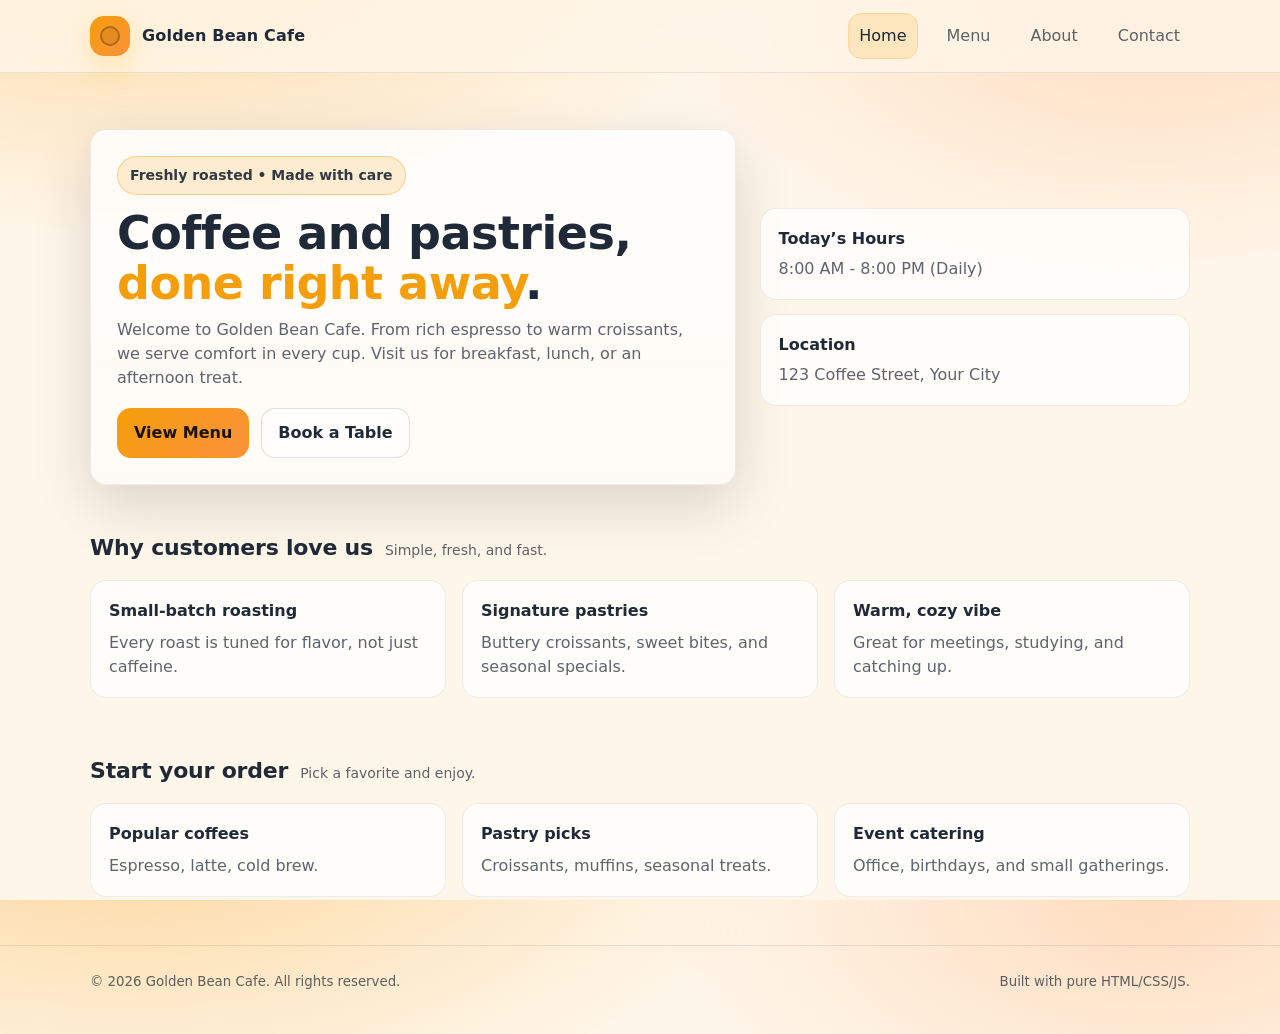
<file: index.html>
<!doctype html>
<html lang="en">
  <head>
    <meta charset="utf-8" />
    <meta name="viewport" content="width=device-width, initial-scale=1" />
    <title>Golden Bean Cafe - Home</title>
    <meta name="description" content="Golden Bean Cafe. Fresh coffee, pastries, and a cozy place to meet." />
    <link rel="stylesheet" href="styles.css" />
    <script defer src="script.js"></script>
  </head>
  <body>
    <a class="skip-link" href="#main">Skip to content</a>

    <header class="header">
      <div class="container">
        <nav class="nav" aria-label="Primary navigation">
          <a class="brand" href="index.html" aria-label="Golden Bean Cafe">
            <span class="brand-mark" aria-hidden="true"></span>
            <span>Golden Bean Cafe</span>
          </a>

          <button class="nav-toggle" type="button" aria-expanded="false" aria-controls="nav-panel">
            Menu
          </button>

          <div class="nav-links" aria-label="Desktop navigation">
            <a class="nav-link" href="index.html">Home</a>
            <a class="nav-link" href="menu.html">Menu</a>
            <a class="nav-link" href="about.html">About</a>
            <a class="nav-link" href="contact.html">Contact</a>
          </div>
        </nav>

        <div id="nav-panel" class="nav-panel" data-open="false">
          <div class="nav-links" aria-label="Mobile navigation">
            <a class="nav-link" href="index.html">Home</a>
            <a class="nav-link" href="menu.html">Menu</a>
            <a class="nav-link" href="about.html">About</a>
            <a class="nav-link" href="contact.html">Contact</a>
          </div>
        </div>
      </div>
    </header>

    <main id="main" class="container">
      <section class="hero">
        <div class="hero-grid">
          <div class="hero-card">
            <div class="kicker">Freshly roasted • Made with care</div>
            <h1 class="hero-title">
              Coffee and pastries, <span>done right away</span>.
            </h1>
            <p class="hero-lead">
              Welcome to Golden Bean Cafe. From rich espresso to warm croissants, we serve comfort in every cup.
              Visit us for breakfast, lunch, or an afternoon treat.
            </p>
            <div class="hero-actions">
              <a class="btn btn-primary" href="menu.html">View Menu</a>
              <a class="btn" href="contact.html">Book a Table</a>
            </div>
          </div>

          <div class="hero-side">
            <div class="side-badge">
              <h3>Today’s Hours</h3>
              <p>8:00 AM - 8:00 PM (Daily)</p>
            </div>
            <div class="side-badge">
              <h3>Location</h3>
              <p>123 Coffee Street, Your City</p>
            </div>
          </div>
        </div>
      </section>

      <section class="section" aria-labelledby="features-title">
        <div class="section-title">
          <h2 id="features-title">Why customers love us</h2>
          <p>Simple, fresh, and fast.</p>
        </div>

        <div class="grid-3">
          <article class="card">
            <h3>Small-batch roasting</h3>
            <p>Every roast is tuned for flavor, not just caffeine.</p>
          </article>
          <article class="card">
            <h3>Signature pastries</h3>
            <p>Buttery croissants, sweet bites, and seasonal specials.</p>
          </article>
          <article class="card">
            <h3>Warm, cozy vibe</h3>
            <p>Great for meetings, studying, and catching up.</p>
          </article>
        </div>
      </section>

      <section class="section" aria-labelledby="callout-title">
        <div class="section-title">
          <h2 id="callout-title">Start your order</h2>
          <p>Pick a favorite and enjoy.</p>
        </div>

        <div class="grid-3">
          <a class="card" href="menu.html">
            <h3>Popular coffees</h3>
            <p>Espresso, latte, cold brew.</p>
          </a>
          <a class="card" href="menu.html">
            <h3>Pastry picks</h3>
            <p>Croissants, muffins, seasonal treats.</p>
          </a>
          <a class="card" href="contact.html">
            <h3>Event catering</h3>
            <p>Office, birthdays, and small gatherings.</p>
          </a>
        </div>
      </section>
    </main>

    <footer class="footer">
      <div class="container">
        <div class="footer-grid">
          <small>© <span id="year"></span> Golden Bean Cafe. All rights reserved.</small>
          <small>Built with pure HTML/CSS/JS.</small>
        </div>
      </div>
    </footer>
  </body>
</html>
</file>
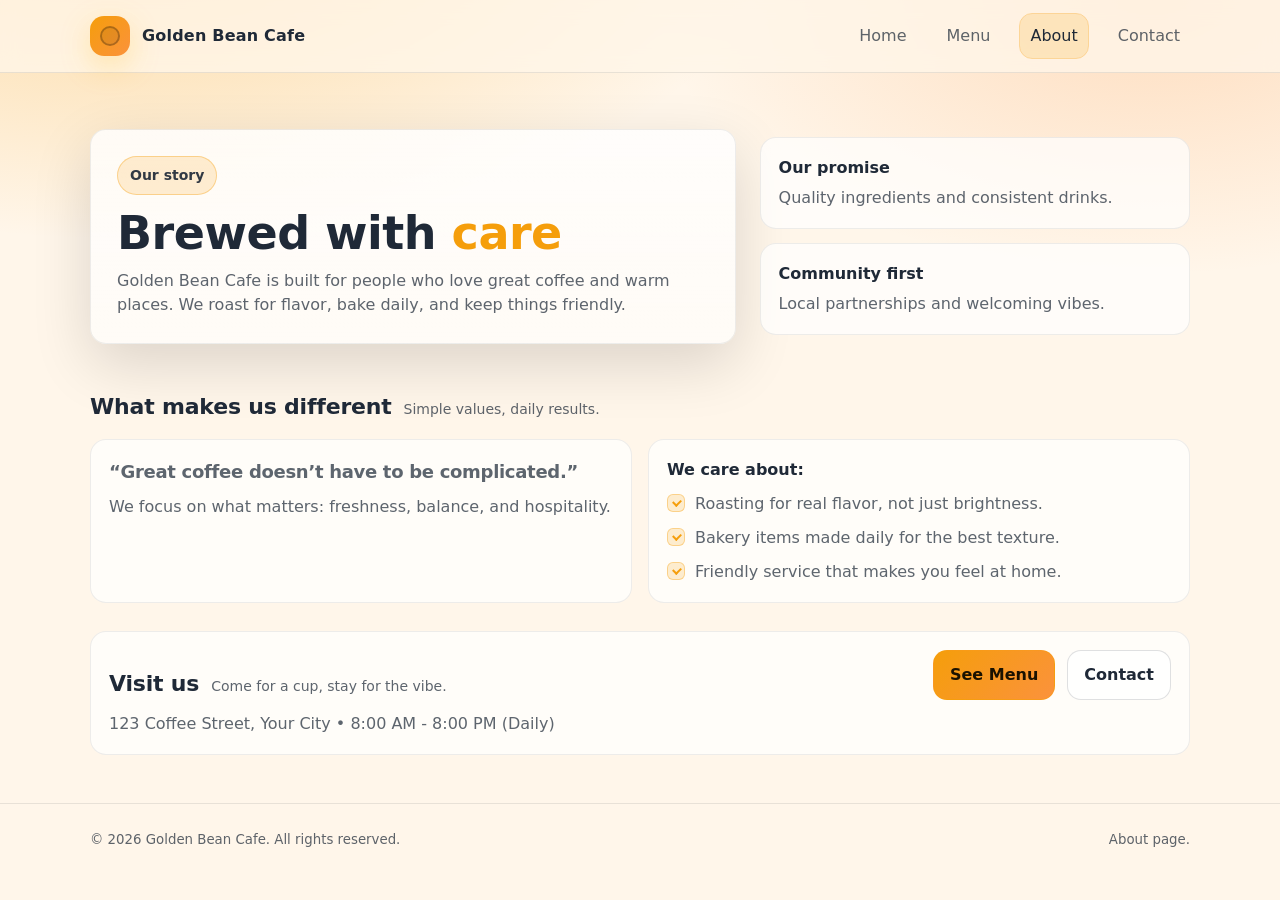
<file: about.html>
<!doctype html>
<html lang="en">
  <head>
    <meta charset="utf-8" />
    <meta name="viewport" content="width=device-width, initial-scale=1" />
    <title>Golden Bean Cafe - About</title>
    <meta name="description" content="Learn about Golden Bean Cafe, our story, and what we believe." />
    <link rel="stylesheet" href="styles.css" />
    <script defer src="script.js"></script>
  </head>
  <body>
    <a class="skip-link" href="#main">Skip to content</a>

    <header class="header">
      <div class="container">
        <nav class="nav" aria-label="Primary navigation">
          <a class="brand" href="index.html" aria-label="Golden Bean Cafe">
            <span class="brand-mark" aria-hidden="true"></span>
            <span>Golden Bean Cafe</span>
          </a>

          <button class="nav-toggle" type="button" aria-expanded="false" aria-controls="nav-panel">
            Menu
          </button>

          <div class="nav-links" aria-label="Desktop navigation">
            <a class="nav-link" href="index.html">Home</a>
            <a class="nav-link" href="menu.html">Menu</a>
            <a class="nav-link" href="about.html">About</a>
            <a class="nav-link" href="contact.html">Contact</a>
          </div>
        </nav>

        <div id="nav-panel" class="nav-panel" data-open="false">
          <div class="nav-links" aria-label="Mobile navigation">
            <a class="nav-link" href="index.html">Home</a>
            <a class="nav-link" href="menu.html">Menu</a>
            <a class="nav-link" href="about.html">About</a>
            <a class="nav-link" href="contact.html">Contact</a>
          </div>
        </div>
      </div>
    </header>

    <main id="main" class="container">
      <section class="hero">
        <div class="hero-grid">
          <div class="hero-card">
            <div class="kicker">Our story</div>
            <h1 class="hero-title">
              Brewed with <span>care</span>
            </h1>
            <p class="hero-lead">
              Golden Bean Cafe is built for people who love great coffee and warm places.
              We roast for flavor, bake daily, and keep things friendly.
            </p>
          </div>
          <div class="hero-side">
            <div class="side-badge">
              <h3>Our promise</h3>
              <p>Quality ingredients and consistent drinks.</p>
            </div>
            <div class="side-badge">
              <h3>Community first</h3>
              <p>Local partnerships and welcoming vibes.</p>
            </div>
          </div>
        </div>
      </section>

      <section class="section" aria-labelledby="about-title">
        <div class="section-title">
          <h2 id="about-title">What makes us different</h2>
          <p>Simple values, daily results.</p>
        </div>

        <div class="two-col">
          <div class="card">
            <p class="about-quote">“Great coffee doesn’t have to be complicated.”</p>
            <p style="color: var(--muted); margin-top: 10px;">
              We focus on what matters: freshness, balance, and hospitality.
            </p>
          </div>
          <div class="card">
            <h3>We care about:</h3>
            <ul class="about-list">
              <li>
                <span class="check" aria-hidden="true"></span>
                <span>Roasting for real flavor, not just brightness.</span>
              </li>
              <li>
                <span class="check" aria-hidden="true"></span>
                <span>Bakery items made daily for the best texture.</span>
              </li>
              <li>
                <span class="check" aria-hidden="true"></span>
                <span>Friendly service that makes you feel at home.</span>
              </li>
            </ul>
          </div>
        </div>
      </section>

      <section class="section" aria-labelledby="visit-title" style="padding-top: 0">
        <div class="card">
          <div class="menu-top">
            <div class="section-title" style="margin: 0">
              <h2 id="visit-title">Visit us</h2>
              <p>Come for a cup, stay for the vibe.</p>
            </div>
            <div class="hero-actions" style="margin-top: 0">
              <a class="btn btn-primary" href="menu.html">See Menu</a>
              <a class="btn" href="contact.html">Contact</a>
            </div>
          </div>
          <p style="color: var(--muted); margin: 12px 0 0 0;">
            123 Coffee Street, Your City • 8:00 AM - 8:00 PM (Daily)
          </p>
        </div>
      </section>
    </main>

    <footer class="footer">
      <div class="container">
        <div class="footer-grid">
          <small>© <span id="year"></span> Golden Bean Cafe. All rights reserved.</small>
          <small>About page.</small>
        </div>
      </div>
    </footer>
  </body>
</html>
</file>
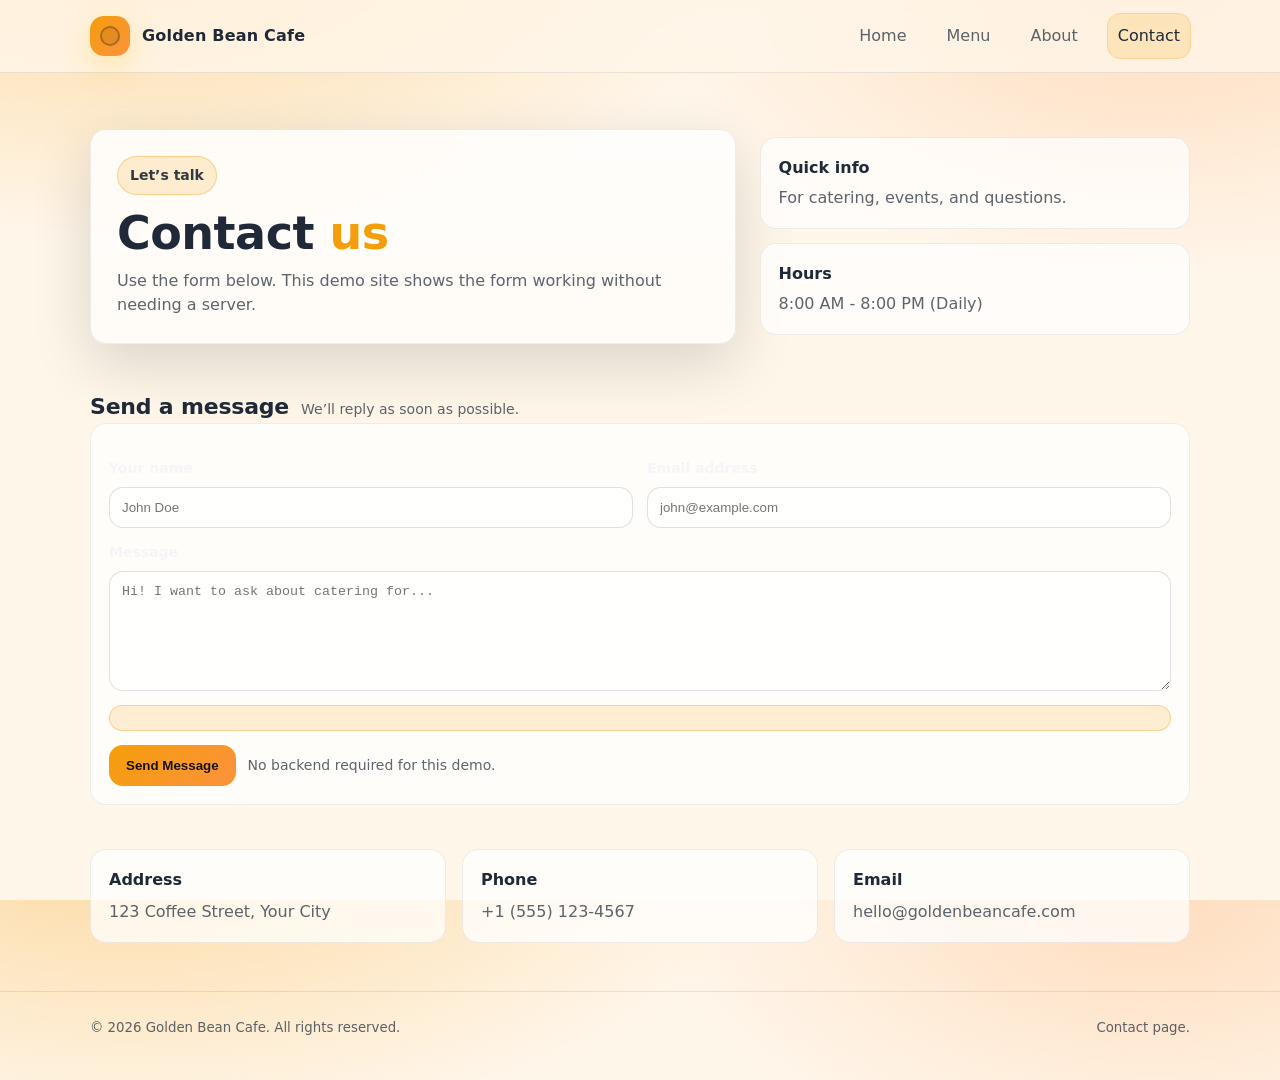
<file: contact.html>
<!doctype html>
<html lang="en">
  <head>
    <meta charset="utf-8" />
    <meta name="viewport" content="width=device-width, initial-scale=1" />
    <title>Golden Bean Cafe - Contact</title>
    <meta
      name="description"
      content="Contact Golden Bean Cafe. Ask about catering, events, or your favorite drinks."
    />
    <link rel="stylesheet" href="styles.css" />
    <script defer src="script.js"></script>
  </head>
  <body>
    <a class="skip-link" href="#main">Skip to content</a>

    <header class="header">
      <div class="container">
        <nav class="nav" aria-label="Primary navigation">
          <a class="brand" href="index.html" aria-label="Golden Bean Cafe">
            <span class="brand-mark" aria-hidden="true"></span>
            <span>Golden Bean Cafe</span>
          </a>

          <button class="nav-toggle" type="button" aria-expanded="false" aria-controls="nav-panel">
            Menu
          </button>

          <div class="nav-links" aria-label="Desktop navigation">
            <a class="nav-link" href="index.html">Home</a>
            <a class="nav-link" href="menu.html">Menu</a>
            <a class="nav-link" href="about.html">About</a>
            <a class="nav-link" href="contact.html">Contact</a>
          </div>
        </nav>

        <div id="nav-panel" class="nav-panel" data-open="false">
          <div class="nav-links" aria-label="Mobile navigation">
            <a class="nav-link" href="index.html">Home</a>
            <a class="nav-link" href="menu.html">Menu</a>
            <a class="nav-link" href="about.html">About</a>
            <a class="nav-link" href="contact.html">Contact</a>
          </div>
        </div>
      </div>
    </header>

    <main id="main" class="container">
      <section class="hero">
        <div class="hero-grid">
          <div class="hero-card">
            <div class="kicker">Let’s talk</div>
            <h1 class="hero-title">
              Contact <span>us</span>
            </h1>
            <p class="hero-lead">
              Use the form below. This demo site shows the form working without needing a server.
            </p>
          </div>
          <div class="hero-side">
            <div class="side-badge">
              <h3>Quick info</h3>
              <p>For catering, events, and questions.</p>
            </div>
            <div class="side-badge">
              <h3>Hours</h3>
              <p>8:00 AM - 8:00 PM (Daily)</p>
            </div>
          </div>
        </div>
      </section>

      <section class="section" aria-labelledby="contact-title">
        <div class="section-title">
          <h2 id="contact-title">Send a message</h2>
          <p>We’ll reply as soon as possible.</p>
        </div>

        <div class="card">
          <form id="contact-form" class="form-grid">
            <div class="field">
              <label for="name">Your name</label>
              <input id="name" name="name" type="text" autocomplete="name" placeholder="John Doe" />
            </div>

            <div class="field">
              <label for="email">Email address</label>
              <input
                id="email"
                name="email"
                type="email"
                autocomplete="email"
                placeholder="john@example.com"
                required
              />
            </div>

            <div class="field" style="grid-column: 1 / -1;">
              <label for="message">Message</label>
              <textarea
                id="message"
                name="message"
                placeholder="Hi! I want to ask about catering for... "
                required
              ></textarea>
            </div>

            <div id="contact-alert" class="alert" role="status" aria-live="polite"></div>

            <div class="form-actions">
              <button class="btn btn-primary" type="submit">Send Message</button>
              <p class="form-note">No backend required for this demo.</p>
            </div>
          </form>
        </div>
      </section>

      <section class="section" style="padding-top: 0">
        <div class="grid-3">
          <article class="card">
            <h3>Address</h3>
            <p>123 Coffee Street, Your City</p>
          </article>
          <article class="card">
            <h3>Phone</h3>
            <p>+1 (555) 123-4567</p>
          </article>
          <article class="card">
            <h3>Email</h3>
            <p>hello@goldenbeancafe.com</p>
          </article>
        </div>
      </section>
    </main>

    <footer class="footer">
      <div class="container">
        <div class="footer-grid">
          <small>© <span id="year"></span> Golden Bean Cafe. All rights reserved.</small>
          <small>Contact page.</small>
        </div>
      </div>
    </footer>
  </body>
</html>
</file>
<file: styles.css>
/* Cafe shop styling (pure CSS, no frameworks) */
:root {
  --bg: #fff6ea;
  --surface: rgba(31, 41, 55, 0.06);
  --surface-2: rgba(31, 41, 55, 0.10);
  --text: #1f2937;
  --muted: rgba(31, 41, 55, 0.72);
  --brand: #f59e0b;
  --brand-2: #fb923c;
  --ring: rgba(245, 158, 11, 0.45);
  --shadow: 0 20px 60px rgba(0, 0, 0, 0.14);
  --radius: 16px;
}

* {
  box-sizing: border-box;
}

html,
body {
  height: 100%;
}

body {
  margin: 0;
  font-family: ui-sans-serif, system-ui, -apple-system, Segoe UI, Roboto, Arial, "Noto Sans",
    "Liberation Sans", sans-serif;
  background:
    radial-gradient(1200px 600px at 10% -10%, rgba(245, 158, 11, 0.35), transparent 55%),
    radial-gradient(900px 500px at 90% 0%, rgba(251, 146, 60, 0.25), transparent 55%),
    var(--bg);
  color: var(--text);
  line-height: 1.5;
}

a {
  color: inherit;
  text-decoration: none;
}

img {
  max-width: 100%;
  height: auto;
  display: block;
}

.container {
  width: min(1100px, calc(100% - 32px));
  margin: 0 auto;
}

.skip-link {
  position: absolute;
  left: -999px;
  top: 8px;
  background: #111;
  color: white;
  padding: 10px 12px;
  border-radius: 10px;
  z-index: 9999;
}
.skip-link:focus {
  left: 12px;
  outline: 3px solid var(--ring);
}

/* Header / Nav */
.header {
  position: sticky;
  top: 0;
  z-index: 100;
  backdrop-filter: blur(10px);
  background: rgba(255, 246, 234, 0.78);
  border-bottom: 1px solid rgba(31, 41, 55, 0.10);
}

.nav {
  display: flex;
  align-items: center;
  justify-content: space-between;
  padding: 14px 0;
}

.brand {
  display: flex;
  align-items: center;
  gap: 12px;
  font-weight: 800;
  letter-spacing: 0.2px;
}

.brand-mark {
  width: 40px;
  height: 40px;
  border-radius: 14px;
  background: linear-gradient(135deg, var(--brand), var(--brand-2));
  box-shadow: 0 10px 30px rgba(255, 183, 3, 0.25);
  position: relative;
  flex: 0 0 auto;
}
.brand-mark::after {
  content: "";
  position: absolute;
  inset: 10px;
  border-radius: 10px;
  border: 2px solid rgba(0, 0, 0, 0.25);
  background: rgba(0, 0, 0, 0.08);
}

.nav-links {
  display: flex;
  align-items: center;
  gap: 20px;
}

.nav-link {
  padding: 10px 10px;
  border-radius: 12px;
  color: var(--muted);
  transition: background 150ms ease, color 150ms ease;
}
.nav-link:hover {
  background: rgba(0, 0, 0, 0.04);
  color: var(--text);
}
.nav-link[aria-current="page"] {
  background: rgba(245, 158, 11, 0.18);
  color: var(--text);
  outline: 1px solid rgba(245, 158, 11, 0.35);
}

.nav-toggle {
  display: none;
  border: 1px solid rgba(31, 41, 55, 0.14);
  background: rgba(255, 255, 255, 0.65);
  color: var(--text);
  border-radius: 12px;
  padding: 10px 12px;
  cursor: pointer;
}

/* Mobile nav panel */
.nav-panel {
  display: none;
  padding: 0 0 16px 0;
}
.nav-panel .nav-links {
  flex-direction: column;
  align-items: stretch;
  gap: 10px;
}
.nav-panel .nav-link {
  background: rgba(255, 255, 255, 0.70);
}

/* Hero */
.hero {
  padding: 56px 0 18px 0;
}
.hero-grid {
  display: grid;
  grid-template-columns: 1.2fr 0.8fr;
  gap: 24px;
  align-items: center;
}
.hero-card {
  background: linear-gradient(180deg, rgba(255, 255, 255, 0.80), rgba(255, 255, 255, 0.60));
  border: 1px solid rgba(31, 41, 55, 0.08);
  border-radius: var(--radius);
  box-shadow: var(--shadow);
  padding: 26px;
}
.kicker {
  display: inline-flex;
  align-items: center;
  gap: 10px;
  padding: 8px 12px;
  border-radius: 999px;
  border: 1px solid rgba(245, 158, 11, 0.35);
  background: rgba(245, 158, 11, 0.16);
  color: rgba(31, 41, 55, 0.92);
  font-weight: 700;
  font-size: 14px;
}
.hero-title {
  margin: 14px 0 10px 0;
  font-size: clamp(30px, 4vw, 46px);
  line-height: 1.08;
  letter-spacing: -0.5px;
}
.hero-title span {
  color: var(--brand);
}
.hero-lead {
  margin: 0;
  color: var(--muted);
  font-size: 16px;
  max-width: 58ch;
}
.hero-actions {
  display: flex;
  gap: 12px;
  margin-top: 18px;
  flex-wrap: wrap;
}
.btn {
  display: inline-flex;
  align-items: center;
  justify-content: center;
  gap: 10px;
  padding: 12px 16px;
  border-radius: 14px;
  font-weight: 800;
  border: 1px solid rgba(31, 41, 55, 0.14);
  background: rgba(255, 255, 255, 0.72);
  color: var(--text);
  cursor: pointer;
  transition: transform 120ms ease, background 120ms ease, border-color 120ms ease;
}
.btn:hover {
  transform: translateY(-1px);
  background: rgba(255, 255, 255, 0.96);
  border-color: rgba(245, 158, 11, 0.35);
}
.btn-primary {
  background: linear-gradient(135deg, var(--brand), var(--brand-2));
  border-color: rgba(245, 158, 11, 0.45);
  color: #1a1200;
}
.btn-primary:hover {
  background: linear-gradient(135deg, #ffbe3b, #ff7a2f);
}

.hero-side {
  display: grid;
  gap: 14px;
}
.side-badge {
  background: rgba(255, 255, 255, 0.70);
  border: 1px solid rgba(31, 41, 55, 0.08);
  border-radius: var(--radius);
  padding: 18px;
}
.side-badge h3 {
  margin: 0 0 6px 0;
  font-size: 16px;
}
.side-badge p {
  margin: 0;
  color: var(--muted);
}

/* Sections */
.section {
  padding: 28px 0;
}
.section-title {
  display: flex;
  align-items: baseline;
  gap: 12px;
}
.section-title h2 {
  margin: 0;
  font-size: 22px;
  letter-spacing: -0.2px;
}
.section-title p {
  margin: 0;
  color: var(--muted);
  font-size: 14px;
}

.grid-3 {
  display: grid;
  grid-template-columns: repeat(3, 1fr);
  gap: 16px;
  margin-top: 16px;
}
.card {
  background: rgba(255, 255, 255, 0.72);
  border: 1px solid rgba(31, 41, 55, 0.08);
  border-radius: var(--radius);
  padding: 18px;
}
.card h3 {
  margin: 0 0 8px 0;
  font-size: 16px;
}
.card p {
  margin: 0;
  color: var(--muted);
}

/* Menu */
.menu-top {
  display: flex;
  justify-content: space-between;
  gap: 12px;
  align-items: flex-end;
  flex-wrap: wrap;
}
.menu-filters {
  display: flex;
  gap: 10px;
  flex-wrap: wrap;
}
.pill {
  border: 1px solid rgba(31, 41, 55, 0.14);
  background: rgba(255, 255, 255, 0.70);
  color: var(--muted);
  padding: 10px 12px;
  border-radius: 999px;
  cursor: pointer;
  font-weight: 800;
  font-size: 14px;
}
.pill[aria-pressed="true"] {
  color: var(--text);
  border-color: rgba(245, 158, 11, 0.45);
  background: rgba(245, 158, 11, 0.18);
}

.menu-grid {
  margin-top: 16px;
  display: grid;
  grid-template-columns: repeat(3, 1fr);
  gap: 16px;
}
.menu-item {
  overflow: hidden;
  display: grid;
  gap: 10px;
}
.menu-thumb {
  height: 120px;
  border-radius: 14px;
  background: rgba(255, 255, 255, 0.75);
  border: 1px solid rgba(31, 41, 55, 0.10);
  display: flex;
  align-items: center;
  justify-content: center;
  overflow: hidden;
}
.menu-thumb img {
  width: 82%;
  height: 82%;
  object-fit: contain;
  display: block;
}
.menu-item h3 {
  margin: 0;
  font-size: 16px;
}
.menu-item p {
  margin: 0;
  color: var(--muted);
}
.menu-meta {
  display: flex;
  justify-content: space-between;
  align-items: center;
  gap: 10px;
  color: var(--muted);
  font-weight: 700;
}
.price {
  color: var(--text);
  font-weight: 900;
}

/* About */
.two-col {
  display: grid;
  grid-template-columns: 1fr 1fr;
  gap: 16px;
  margin-top: 16px;
}
.about-quote {
  font-size: 18px;
  font-weight: 900;
  letter-spacing: -0.3px;
}
.about-list {
  margin: 10px 0 0 0;
  padding: 0;
  list-style: none;
  display: grid;
  gap: 10px;
}
.about-list li {
  display: flex;
  gap: 10px;
  color: var(--muted);
  align-items: flex-start;
}
.check {
  width: 18px;
  height: 18px;
  border-radius: 6px;
  background: rgba(245, 158, 11, 0.18);
  border: 1px solid rgba(245, 158, 11, 0.35);
  flex: 0 0 auto;
  margin-top: 2px;
  position: relative;
}
.check::after {
  content: "";
  position: absolute;
  left: 5px;
  top: 4px;
  width: 6px;
  height: 4px;
  border-left: 2px solid var(--brand);
  border-bottom: 2px solid var(--brand);
  transform: rotate(-45deg);
}

/* Contact */
.form-grid {
  margin-top: 16px;
  display: grid;
  grid-template-columns: 1fr 1fr;
  gap: 14px;
}
.field {
  display: grid;
  gap: 8px;
}
label {
  font-weight: 800;
  color: rgba(244, 244, 247, 0.9);
  font-size: 14px;
}
input,
textarea {
  width: 100%;
  border-radius: 14px;
  border: 1px solid rgba(31, 41, 55, 0.14);
  background: rgba(255, 255, 255, 0.78);
  color: var(--text);
  padding: 12px 12px;
  outline: none;
}
textarea {
  min-height: 120px;
  resize: vertical;
}
input:focus,
textarea:focus {
  border-color: rgba(245, 158, 11, 0.60);
  box-shadow: 0 0 0 4px rgba(245, 158, 11, 0.18);
}
.form-actions {
  grid-column: 1 / -1;
  display: flex;
  align-items: center;
  gap: 12px;
  flex-wrap: wrap;
}
.form-note {
  color: var(--muted);
  font-size: 14px;
  margin: 0;
}
.alert {
  display: none;
  grid-column: 1 / -1;
  padding: 12px 14px;
  border-radius: 14px;
  border: 1px solid rgba(245, 158, 11, 0.35);
  background: rgba(245, 158, 11, 0.16);
  color: rgba(31, 41, 55, 0.95);
  font-weight: 800;
}
.alert[role="status"] {
  display: block;
}

/* Footer */
.footer {
  padding: 26px 0 42px 0;
  border-top: 1px solid rgba(31, 41, 55, 0.10);
  margin-top: 20px;
}
.footer-grid {
  display: flex;
  justify-content: space-between;
  gap: 12px;
  flex-wrap: wrap;
  align-items: center;
}
.footer small {
  color: var(--muted);
}

/* Responsiveness */
@media (max-width: 900px) {
  .hero-grid {
    grid-template-columns: 1fr;
  }
  .grid-3 {
    grid-template-columns: 1fr;
  }
  .menu-grid {
    grid-template-columns: 1fr;
  }
  .two-col {
    grid-template-columns: 1fr;
  }
}

@media (max-width: 720px) {
  .nav-links {
    display: none;
  }
  .nav-toggle {
    display: inline-flex;
    align-items: center;
    gap: 10px;
  }
  .nav-panel {
    display: block;
  }
  .nav-panel[data-open="false"] {
    display: none;
  }
}
</file>
